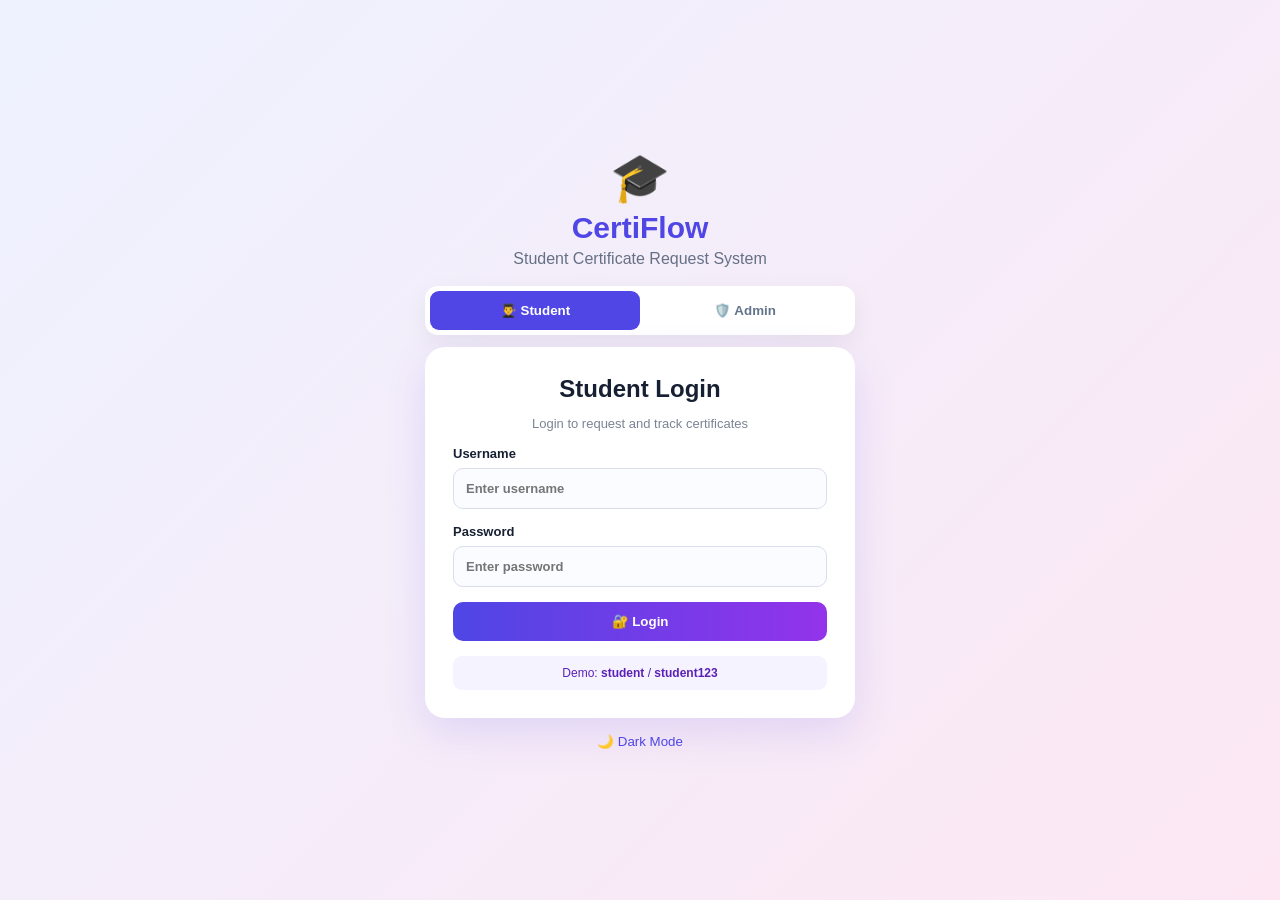
<file: index.html>
﻿<!DOCTYPE html>
<html lang="en">

<head>

<meta charset="UTF-8">

<meta
    name="viewport"
    content="width=device-width, initial-scale=1.0">

<title>CertiFlow Login</title>

<link rel="stylesheet" href="style.css">

</head>


<body class="loginBody">


<div class="loginWrap">


    <!-- BRAND -->

    <div class="loginBrand">

        <div class="logo">
            🎓
        </div>

        <h1>
            CertiFlow
        </h1>

        <p>
            Student Certificate Request System
        </p>

    </div>


    <!-- ROLE TABS -->

    <div class="roleTabs">

        <button
            id="studentTab"
            class="active"
            type="button"
            onclick="setRole('student')">

            👨‍🎓 Student

        </button>


        <button
            id="adminTab"
            type="button"
            onclick="setRole('admin')">

            🛡️ Admin

        </button>

    </div>


    <!-- LOGIN FORM -->

    <form
        id="loginForm"
        class="loginCard">

        <h2 id="loginTitle">
            Student Login
        </h2>


        <p id="loginSub">
            Login to request and track certificates
        </p>


        <label>

            Username

            <input
                id="username"
                type="text"
                required
                placeholder="Enter username">

        </label>


        <label>

            Password

            <input
                id="password"
                type="password"
                required
                placeholder="Enter password">

        </label>


        <button
            class="primary"
            type="submit">

            🔐 Login

        </button>


        <div
            class="demo"
            id="demo">

            Demo:
            <b>student</b> /
            <b>student123</b>

        </div>

    </form>


    <!-- DARK MODE -->

    <button
        class="theme"
        type="button"
        onclick="toggleTheme()">

        🌙 Dark Mode

    </button>


</div>


<script>

// ===============================
// ROLE
// ===============================

let role = "student";


function setRole(selectedRole) {

    role = selectedRole;


    document
        .getElementById("studentTab")
        .classList
        .toggle(
            "active",
            role === "student"
        );


    document
        .getElementById("adminTab")
        .classList
        .toggle(
            "active",
            role === "admin"
        );


    document
        .getElementById("loginTitle")
        .textContent =
            role === "student"
            ? "Student Login"
            : "Admin Login";


    document
        .getElementById("loginSub")
        .textContent =
            role === "student"
            ? "Login to request and track certificates"
            : "Login to manage student certificate requests";


    document
        .getElementById("demo")
        .innerHTML =
            role === "student"
            ? 'Demo: <b>student</b> / <b>student123</b>'
            : 'Demo: <b>admin</b> / <b>admin123</b>';

}


// ===============================
// LOGIN
// ===============================

document
    .getElementById("loginForm")
    .addEventListener(
        "submit",
        function(e) {

            e.preventDefault();


            const username =
                document
                .getElementById("username")
                .value
                .trim();


            const password =
                document
                .getElementById("password")
                .value;


            // STUDENT LOGIN

            if (
                role === "student" &&
                username === "student" &&
                password === "student123"
            ) {

                localStorage.setItem(
                    "role",
                    "student"
                );

                location.href =
                    "dashboard.html";

                return;
            }


            // ADMIN LOGIN

            if (
                role === "admin" &&
                username === "admin" &&
                password === "admin123"
            ) {

                localStorage.setItem(
                    "role",
                    "admin"
                );

                location.href =
                    "dashboard.html";

                return;
            }


            alert(
                "Invalid username or password"
            );

        }
    );


// ===============================
// DARK MODE
// ===============================

function toggleTheme() {

    document.body.classList.toggle("dark");


    localStorage.setItem(
        "dark",
        document.body.classList.contains("dark")
    );

}


if (
    localStorage.getItem("dark") === "true"
) {

    document.body.classList.add("dark");

}

</script>


</body>

</html>
</file>
<file: style.css>
*{box-sizing:border-box}body{margin:0;font-family:Inter,Segoe UI,Arial,sans-serif;background:#f4f7ff;color:#172033}.loginBody{min-height:100vh;display:grid;place-items:center;background:linear-gradient(135deg,#eef2ff,#fce7f3)}.loginWrap{width:min(430px,92%);text-align:center}.loginBrand{margin-bottom:18px}.loginBrand h1{margin:5px 0;font-size:30px;color:#4f46e5}.loginBrand p{margin:0;color:#667085}.logo{font-size:48px}.roleTabs{display:grid;grid-template-columns:1fr 1fr;background:#fff;border-radius:13px;padding:5px;margin-bottom:12px;box-shadow:0 8px 25px #11182710}.roleTabs button{border:0;background:transparent;padding:12px;border-radius:9px;font-weight:700;cursor:pointer;color:#64748b}.roleTabs button.active{background:#4f46e5;color:#fff}.loginCard{background:#fff;padding:28px;border-radius:20px;box-shadow:0 15px 40px #4f46e522;text-align:left}.loginCard h2{text-align:center;margin:0}.loginCard>p{text-align:center;color:#7b8494;font-size:13px}.loginCard label{display:block;font-weight:700;font-size:13px;margin:15px 0}input,select,textarea{width:100%;margin-top:7px;border:1px solid #d9deea;background:#fbfcff;border-radius:10px;padding:12px;font:inherit;outline:none}textarea{min-height:75px;resize:vertical}.primary,.secondary,.danger,.logout{border:0;border-radius:10px;padding:12px 18px;font-weight:700;cursor:pointer}.primary{width:100%;background:linear-gradient(90deg,#4f46e5,#9333ea);color:white}.demo{margin-top:15px;text-align:center;background:#f5f3ff;color:#5b21b6;padding:10px;border-radius:9px;font-size:12px}.theme{border:0;background:transparent;margin-top:15px;cursor:pointer;color:#4f46e5}.topbar{height:76px;background:linear-gradient(100deg,#4f46e5,#7c3aed,#db2777);color:#fff;display:flex;align-items:center;justify-content:space-between;padding:0 6%;box-shadow:0 5px 22px #4338ca33}.brand{display:flex;align-items:center;gap:12px}.brand .logo{font-size:31px}.brand h1{margin:0;font-size:22px}.brand p{margin:2px 0;font-size:12px;opacity:.82}.role{background:#ffffff22;border:1px solid #ffffff44;padding:8px 12px;border-radius:20px;font-size:12px;margin-right:7px}.logout{background:#fff;color:#4f46e5;padding:9px 13px}main{max-width:1180px;margin:auto}.hero{margin:28px 0 22px;border-radius:24px;padding:36px 42px;display:flex;justify-content:space-between;align-items:center;background:linear-gradient(120deg,#e0e7ff,#fae8ff)}.badge{background:#fff;border-radius:20px;padding:7px 12px;font-size:11px;color:#6d28d9;font-weight:800}.hero h2{font-size:36px;margin:10px 0}.hero p{color:#596275}.heroIcon{font-size:80px}.stats{display:grid;grid-template-columns:repeat(4,1fr);gap:15px;margin-bottom:22px}.stat{background:#fff;border-radius:17px;padding:18px 20px;border-left:5px solid}.stat b{display:block;font-size:28px}.stat span{font-size:13px;color:#697386}.blue{border-color:#2563eb}.orange{border-color:#f59e0b}.green{border-color:#10b981}.red{border-color:#ef4444}.grid{display:grid;grid-template-columns:2fr 1fr;gap:22px}.card{background:#fff;border-radius:18px;padding:25px;box-shadow:0 7px 25px #1e293b0d;margin-bottom:22px}.cardTitle,.requestHead{display:flex;justify-content:space-between;align-items:center;gap:15px}.card h3{margin:0 0 18px}.required{font-size:11px;color:#e11d48}.row{display:grid;grid-template-columns:1fr 1fr;gap:15px}label{display:block;font-size:13px;font-weight:700;margin-bottom:15px}.info{background:#eff6ff;color:#1d4ed8;padding:11px;border-radius:10px;font-size:12px;margin:4px 0 15px}.tip{padding:12px 0;border-bottom:1px solid #edf0f6}.tip b{color:#4f46e5}.tip p{font-size:12px;color:#687386;line-height:1.5;margin:5px 0}.requests{overflow:hidden}.requestHead input{width:210px;margin:0}.requestHead select{width:125px;margin:0}table{width:100%;border-collapse:collapse;margin-top:15px;min-width:700px}th,td{text-align:left;padding:13px;border-bottom:1px solid #edf0f5;font-size:13px}th{font-size:11px;color:#6b7280}.tableWrap{overflow:auto}.status{padding:5px 9px;border-radius:20px;font-size:11px;font-weight:800}.Pending{background:#fef3c7;color:#92400e}.Approved{background:#dcfce7;color:#166534}.Rejected{background:#fee2e2;color:#991b1b}.actionBtn{border:0;background:#eef2ff;color:#4338ca;padding:7px;border-radius:7px;cursor:pointer;margin-right:4px}.empty{text-align:center;color:#8992a4;padding:30px}.adminGrid{display:flex;gap:12px}.secondary{background:#e0e7ff;color:#4338ca}.danger{background:#fee2e2;color:#b91c1c}.modal{display:none;position:fixed;inset:0;background:#11182799;align-items:center;justify-content:center;padding:20px}.modalBox{position:relative;background:#fff;border-radius:18px;padding:28px;max-width:550px;width:100%;max-height:85vh;overflow:auto}.close{position:absolute;right:15px;top:12px;border:0;border-radius:50%;width:30px;height:30px;font-size:20px}.detail{padding:10px 0;border-bottom:1px solid #eee}.detail b{display:block;color:#6b7280;font-size:11px;text-transform:uppercase}footer{text-align:center;padding:28px;color:#8992a4;font-size:12px}@media(max-width:800px){.topbar{padding:0 12px}.hero{margin:15px;padding:25px}.heroIcon{display:none}.hero h2{font-size:27px}.stats{grid-template-columns:1fr 1fr;margin:15px}.grid{grid-template-columns:1fr;margin:15px}.row{grid-template-columns:1fr}.requestHead{align-items:flex-start;flex-direction:column}.requestHead>div{width:100%;display:flex;gap:7px}.requestHead input,.requestHead select{width:100%}.card{padding:18px}.role{display:none}}
.dark{background:#111827;color:#e5e7eb}.dark .loginCard,.dark .roleTabs,.dark .card,.dark .stat,.dark .modalBox{background:#1f2937;color:#e5e7eb}.dark input,.dark select,.dark textarea{background:#111827;color:#eee;border-color:#374151}.dark .hero{background:linear-gradient(120deg,#1e1b4b,#3b0764)}.dark .hero p,.dark .stat span,.dark .tip p{color:#aeb7c6}
</file>
